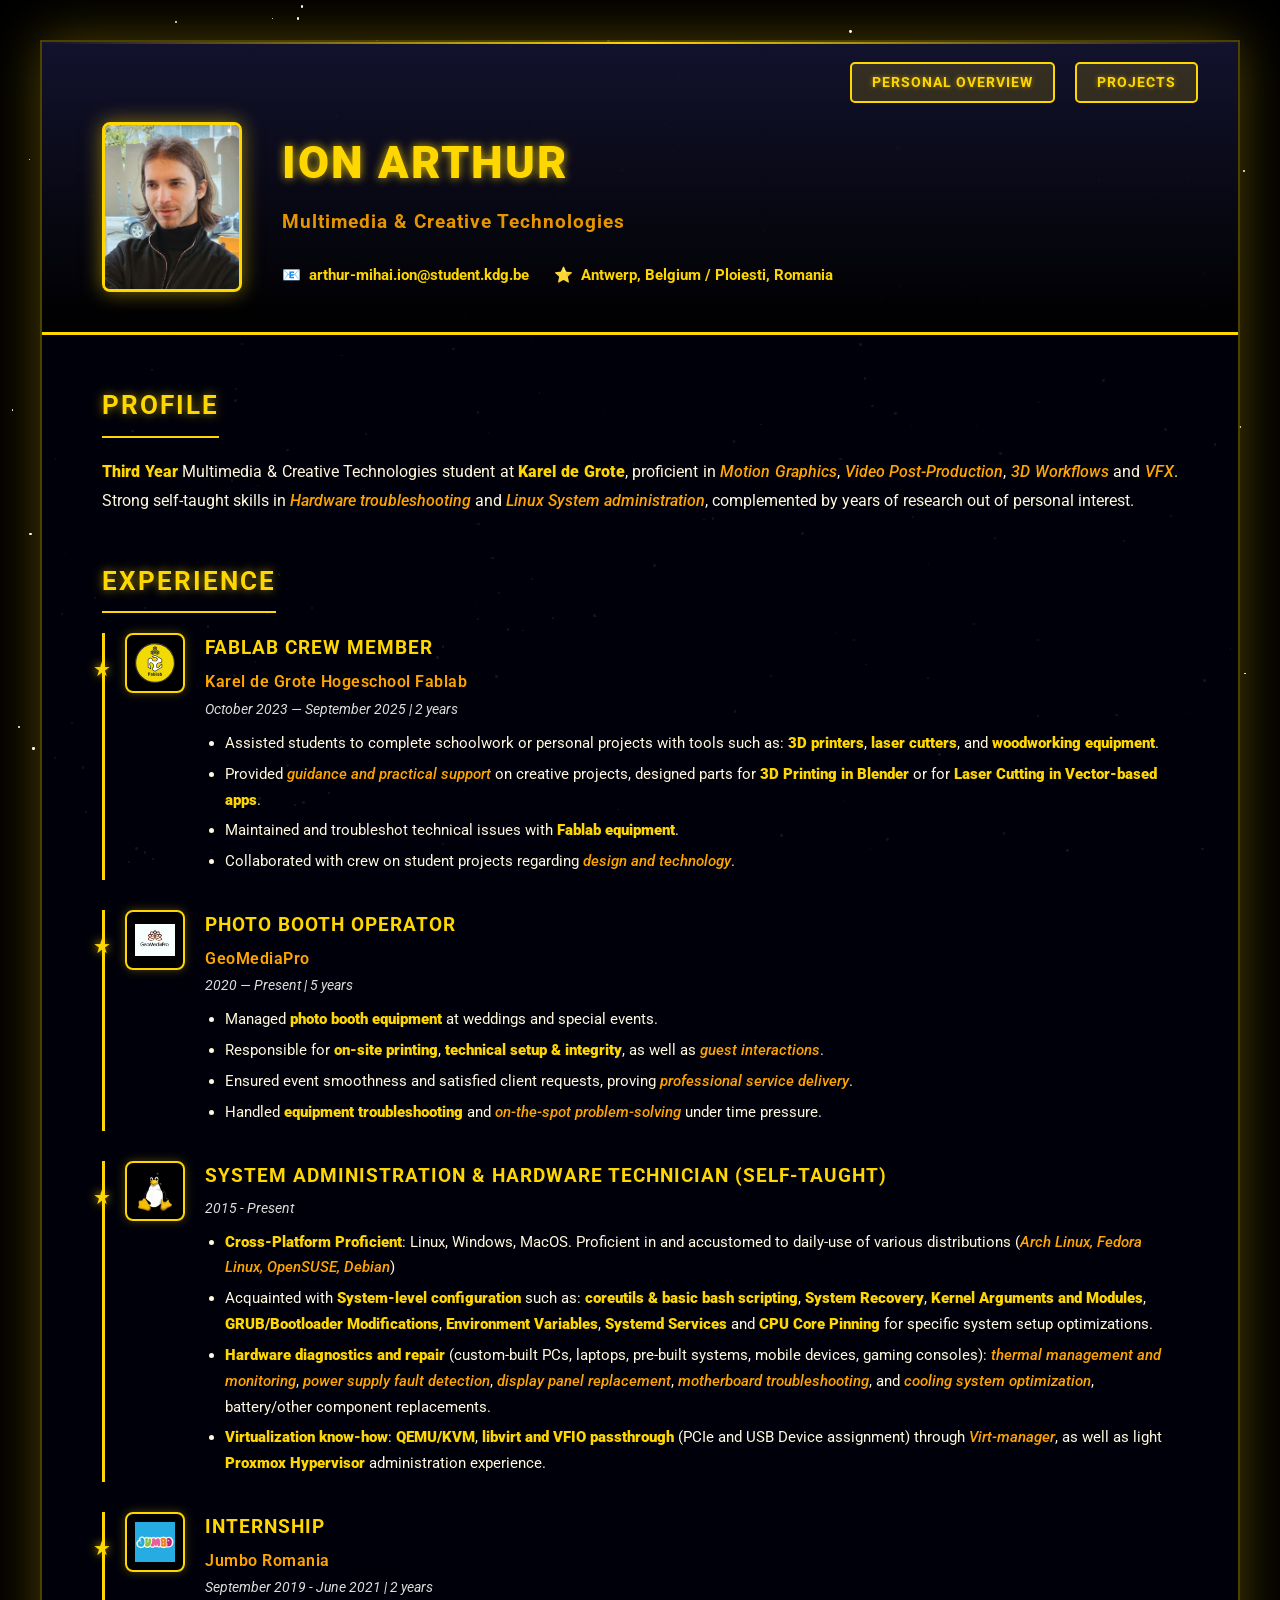
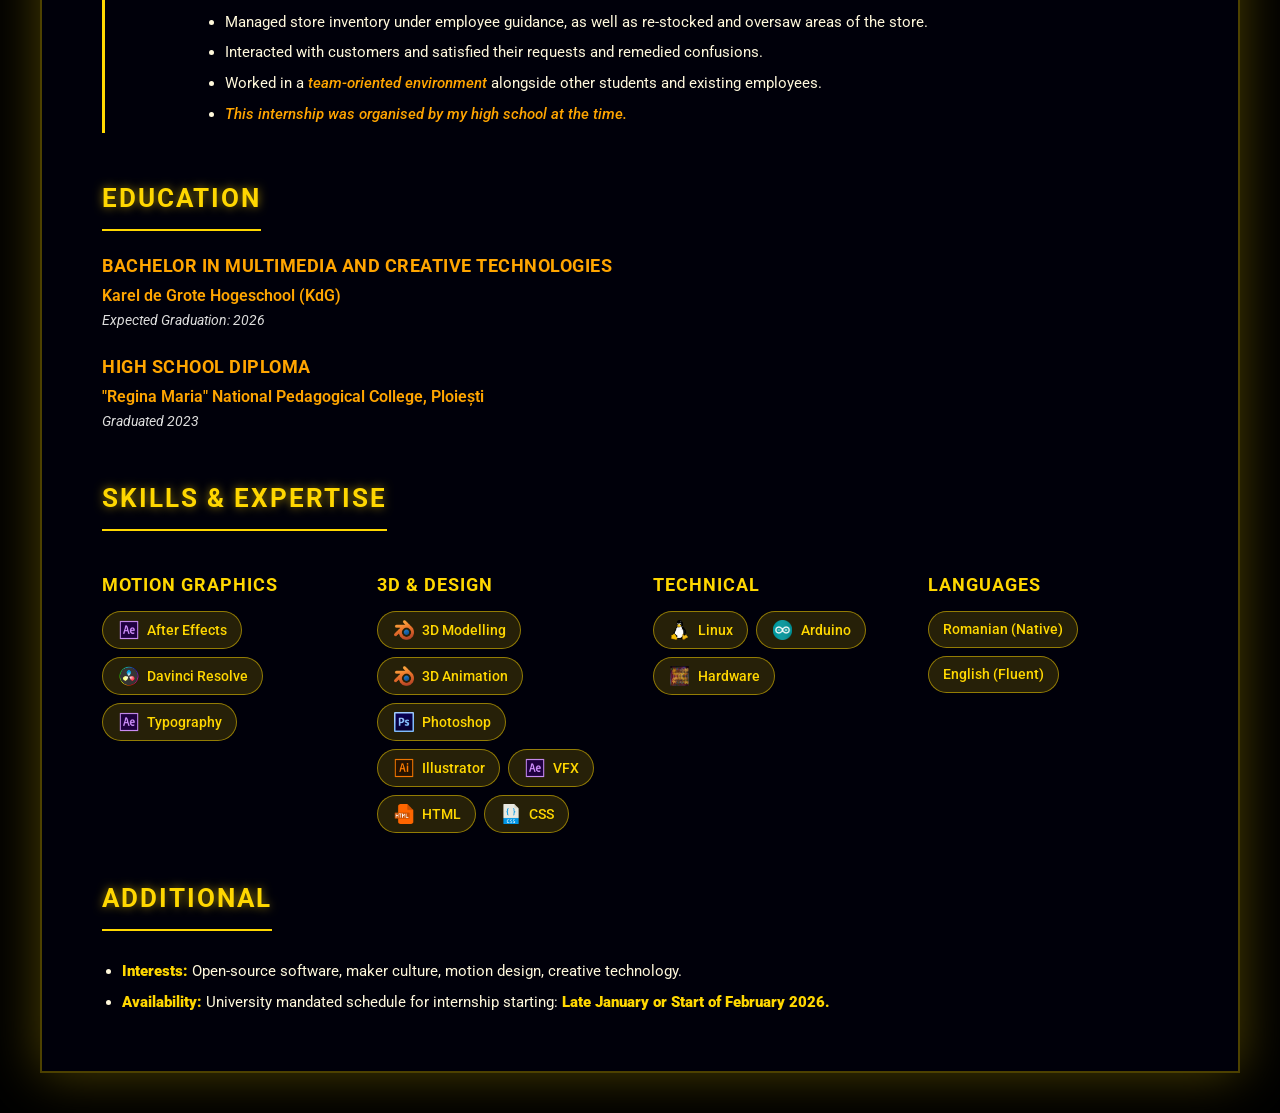
<file: index.html>
<!DOCTYPE html>
<html lang="en">
<head>
    <meta charset="UTF-8">
    <meta name="viewport" content="width=device-width, initial-scale=1.0">
    <title>Ion Arthur - CV</title>
    
    <!-- Google Fonts -->
    <link rel="preconnect" href="https://fonts.googleapis.com">
    <link rel="preconnect" href="https://fonts.gstatic.com" crossorigin>
    <link href="https://fonts.googleapis.com/css2?family=Roboto:wght@300;400;500;700;900&display=swap" rel="stylesheet">
    
    <style>
        * {
            margin: 0;
            padding: 0;
            box-sizing: border-box;
        }
        
        body {
            font-family: 'Roboto', sans-serif;
            line-height: 1.6;
            color: #FFD700;
            background: #000000;
            padding: 40px 20px;
            position: relative;
            overflow-x: hidden;
        }
        
        .stars {
            position: fixed;
            top: 0;
            left: 0;
            width: 100%;
            height: 100%;
            pointer-events: none;
            z-index: 0;
        }
        
        .star {
            position: absolute;
            width: 2px;
            height: 2px;
            background: white;
            border-radius: 50%;
            animation: twinkle 3s infinite;
        }
        
        @keyframes twinkle {
            0%, 100% { opacity: 0.3; }
            50% { opacity: 1; }
        }
        
        .container {
            max-width: 1200px;
            margin: 0 auto;
            background: rgba(0, 0, 0, 0.85);
            box-shadow: 0 0 50px rgba(255, 215, 0, 0.3);
            border: 2px solid rgba(255, 215, 0, 0.3);
            position: relative;
            z-index: 1;
        }
        
        .header {
            background: linear-gradient(180deg, rgba(20, 20, 50, 0.9) 0%, rgba(0, 0, 0, 0.9) 100%);
            color: #FFD700;
            padding: 50px 60px 40px;
            position: relative;
            border-bottom: 3px solid #FFD700;
        }
        
        .header::before {
            content: '';
            position: absolute;
            top: 0;
            left: 0;
            right: 0;
            height: 2px;
            background: linear-gradient(90deg, transparent, #FFD700, transparent);
        }
        
        .portfolio-nav {
            position: absolute;
            top: 20px;
            right: 40px;
            display: flex;
            gap: 20px;
            z-index: 10;
        }
        
        .portfolio-dropdown {
            position: relative;
        }
        
        .portfolio-btn {
            background: rgba(255, 215, 0, 0.15);
            color: #FFD700;
            padding: 10px 20px;
            border: 2px solid #FFD700;
            border-radius: 5px;
            font-weight: 700;
            font-size: 0.9em;
            text-transform: uppercase;
            letter-spacing: 1px;
            cursor: pointer;
            transition: all 0.3s ease;
            text-shadow: 0 0 5px rgba(255, 215, 0, 0.5);
            font-family: 'Roboto', sans-serif;
        }
        
        .portfolio-btn:hover {
            background: rgba(255, 215, 0, 0.3);
            box-shadow: 0 0 15px rgba(255, 215, 0, 0.6);
            transform: translateY(-2px);
        }
        
        .dropdown-content {
            display: none;
            position: absolute;
            top: 100%;
            right: 0;
            /*margin-top: 10px;*/
            padding-top: 10px;
            background: rgba(0, 0, 20, 0.95);
            border: 2px solid #FFD700;
            border-radius: 5px;
            min-width: 250px;
            box-shadow: 0 0 20px rgba(255, 215, 0, 0.4);
            z-index: 100;
        }
        
        .portfolio-dropdown:hover .dropdown-content {
            display: block;
        }
        
        .dropdown-content a {
            display: block;
            padding: 12px 20px;
            color: #FFD700;
            text-decoration: none;
            border-bottom: 1px solid rgba(255, 215, 0, 0.2);
            transition: all 0.3s ease;
            font-weight: 500;
        }
        
        .dropdown-content a:last-child {
            border-bottom: none;
        }
        
        .dropdown-content a:hover {
            background: rgba(255, 215, 0, 0.2);
            padding-left: 25px;
            color: #FFA500;
        }
        
        .dropdown-content a::before {
            content: '► ';
            opacity: 0;
            transition: opacity 0.3s ease;
        }
        
        .dropdown-content a:hover::before {
            opacity: 1;
        }
        
        .header-main {
            display: flex;
            align-items: center;
            gap: 40px;
            margin-top: 30px;
        }
        
        .profile-photo {
            width: 140px;
            height: 170px;
            border-radius: 8px;
            object-fit: cover;
            border: 3px solid #FFD700;
            box-shadow: 0 0 20px rgba(255, 215, 0, 0.5);
            flex-shrink: 0;
            background: rgba(255, 215, 0, 0.1);
            display: flex;
            align-items: center;
            justify-content: center;
            font-size: 0.8em;
            text-align: center;
            color: #FFD700;
        }
        
        .header-content {
            flex: 1;
        }
        
        h1 {
            font-family: 'Roboto', sans-serif;
            font-size: 2.8em;
            font-weight: 900;
            margin-bottom: 8px;
            letter-spacing: 2px;
            text-transform: uppercase;
            text-shadow: 0 0 10px rgba(255, 215, 0, 0.8);
        }
        
        .tagline {
            font-family: 'Roboto', sans-serif;
            font-size: 1.2em;
            opacity: 0.9;
            font-weight: 700;
            margin-bottom: 25px;
            color: #FFA500;
            letter-spacing: 1px;
        }
        
        .contact-info {
            display: flex;
            flex-wrap: wrap;
            gap: 25px;
            font-size: 0.95em;
            margin-top: 20px;
        }
        
        .contact-item {
            display: flex;
            align-items: center;
            gap: 8px;
            color: #FFD700;
            font-weight: 700;
        }
        
        .content {
            padding: 50px 60px;
            background: rgba(0, 0, 20, 0.5);
        }
        
        .section {
            margin-bottom: 45px;
        }
        
        .section:last-child {
            margin-bottom: 0;
        }
        
        .section-title {
            font-family: 'Roboto', sans-serif;
            font-size: 1.6em;
            color: #FFD700;
            margin-bottom: 20px;
            padding-bottom: 10px;
            border-bottom: 2px solid #FFD700;
            display: inline-block;
            font-weight: 700;
            text-transform: uppercase;
            letter-spacing: 2px;
            text-shadow: 0 0 10px rgba(255, 215, 0, 0.6);
        }
        
        .profile-text {
            color: #FFF8DC;
            line-height: 1.8;
            font-size: 1em;
            text-align: justify;
        }

        .profile-text strong {
            color: #FFD700;
            font-weight: 900 !important;
        }

        .profile-text em {
            color: #FFA500;
            font-style: italic;
            font-weight: 500;
        }
        
        .experience-item {
            margin-bottom: 30px;
            padding-left: 20px;
            border-left: 3px solid #FFD700;
            position: relative;
            display: flex;
            gap: 20px;
            align-items: flex-start;
        }
        
        .company-logo {
            width: 60px;
            height: 60px;
            flex-shrink: 0;
            border-radius: 8px;
            object-fit: contain;
            background: rgba(0, 0, 0, 0.7);
            border: 2px solid #FFD700;
            padding: 8px;
            box-shadow: 0 0 10px rgba(255, 215, 0, 0.3);
        }
        
        .experience-content {
            flex: 1;
        }
        
        .experience-item::before {
            content: '★';
            position: absolute;
            left: -12px;
            top: 20px;
            font-size: 20px;
            color: #FFD700;
            text-shadow: 0 0 10px rgba(255, 215, 0, 0.8);
        }
        
        .experience-item:last-child {
            margin-bottom: 0;
        }
        
        .job-title {
            font-size: 1.2em;
            font-weight: 700;
            color: #FFD700;
            margin-bottom: 5px;
            text-transform: uppercase;
            letter-spacing: 1px;
        }
        
        .company {
            color: #FFA500;
            font-weight: 600;
            margin-bottom: 3px;
            letter-spacing: 0.5px;
        }

        .company a {
            color: #FFA500;
            text-decoration: none;
            transition: color 0.3s ease;
        }

        .company a:hover {
            color: #FFD700;
            text-decoration: underline;
        }
        
        .date {
            color: #DDD;
            font-size: 0.9em;
            margin-bottom: 10px;
            font-style: italic;
        }
        
        .description {
            color: #FFF8DC;
            line-height: 1.7;
            font-size: 0.95em;
        }

        .description strong {
            color: #FFD700;
            font-weight: 900 !important;
        }

        .description em {
            color: #FFA500;
            font-style: italic;
            font-weight: 500;
        }
        
        .description ul {
            margin-top: 8px;
            padding-left: 20px;
        }
        
        .description li {
            margin-bottom: 5px;
        }
        
        .skills-grid {
            display: grid;
            grid-template-columns: repeat(auto-fit, minmax(200px, 1fr));
            gap: 25px;
            margin-top: 20px;
        }
        
        .skill-category h3 {
            color: #FFD700;
            font-size: 1.1em;
            margin-bottom: 12px;
            font-weight: 700;
            text-transform: uppercase;
            letter-spacing: 1px;
        }
        
        .skill-list {
            display: flex;
            flex-wrap: wrap;
            gap: 8px;
        }
        
        .skill-tag {
            background: rgba(255, 215, 0, 0.15);
            color: #FFD700;
            padding: 6px 14px;
            border-radius: 20px;
            font-size: 0.9em;
            border: 1px solid rgba(255, 215, 0, 0.5);
            font-weight: 500;
            display: flex;
            align-items: center;
            gap: 6px;
            transition: all 0.3s ease;
        }
        
        .skill-tag:hover {
            background: rgba(255, 215, 0, 0.25);
            box-shadow: 0 0 10px rgba(255, 215, 0, 0.4);
        }
        
        .skill-icon {
            width: 24px;
            height: 24px;
            object-fit: contain;
            border-radius: 3px;
            padding: 2px;
        }
        
        .skill-icon[src=""],
        .skill-icon:not([src]) {
            display: inline-block;
            background: rgba(255, 215, 0, 0.2);
        }
        
        .education-item {
            margin-bottom: 20px;
        }
        
        .degree {
            font-size: 1.15em;
            font-weight: 700;
            color: #FFD700;
            text-transform: uppercase;
            letter-spacing: 0.5px;
        }

        .degree a {
            color: #FFA500;
            text-decoration: none;
            transition: color 0.3s ease;
        }

        .degree a:hover {
            color: #FFD700;
            text-decoration: underline;
        }
        
        .institution {
            color: #FFA500;
            font-weight: 600;
            margin-top: 3px;
        }
        
        @media print {
            body {
                background: black;
                padding: 0;
            }
            
            .stars {
                display: none;
            }
            
            .container {
                box-shadow: none;
                max-width: 100%;
            }
            
            .header {
                padding: 30px 40px 25px;
            }
            
            .content {
                padding: 30px 40px;
            }
            
            .section {
                margin-bottom: 30px;
            }
            
            .portfolio-nav {
                display: none;
            }
        }
        
        @media (max-width: 768px) {
            .header, .content {
                padding: 30px 30px;
            }
            
            .portfolio-nav {
                position: static;
                flex-direction: column;
                margin-bottom: 20px;
                width: 100%;
                gap: 10px;
            }
            
            .portfolio-dropdown {
                width: 100%;
            }
            
            .portfolio-btn {
                width: 100%;
            }
            
            .dropdown-content {
                position: static;
                display: none;
                margin-top: 5px;
                width: 100%;
            }
            
            .portfolio-dropdown.active .dropdown-content {
                display: block;
            }
            
            .header-main {
                flex-direction: column;
                text-align: center;
            }
            
            .profile-photo {
                width: 120px;
                height: 150px;
            }
            
            h1 {
                font-size: 2em;
            }
            
            .contact-info {
                flex-direction: column;
                gap: 12px;
            }
        }
            #backToTopBtn {
            /* Start hidden */
            visibility: hidden;
            opacity: 0;
            
            /* Position & Sizing */
            position: fixed;
            bottom: 20px;
            left: 50%;
            transform: translateX(-50%);
            z-index: 99; 
            padding: 10px 15px; /* Keep this */
            
            /* Style */
            background-color: #000; /* Solid black background */
            border: 1px solid rgba(255, 215, 0, 0.5); /* Your 'skill-tag' border */
            border-radius: 20px; /* Matched to .skill-tag */
            cursor: pointer;
            overflow: hidden; /* CRITICAL: This traps the stars inside the button */

            /* Transition */
            transition: opacity 0.3s ease, visibility 0.3s ease, 
                        background-color 0.2s ease, box-shadow 0.2s ease;
            }

            /* Container for the stars inside the button */
            #backToTopBtn .button-starfield {
            position: absolute;
            top: 0;
            left: 0;
            width: 100%;
            height: 100%;
            z-index: 1; /* Sits below the arrow */
            }

            /* The arrow text */
            #backToTopBtn .button-arrow {
            position: relative; /* Sits on top of the starfield */
            z-index: 2;
            color: #FFD700; /* Your 'strong' yellow color */
            font-size: 18px;
            font-weight: 700;
            
            /* Prevents the arrow from being selected if you click-drag */
            user-select: none;
            }

            /* This class is ADDED BY JAVASCRIPT */
            #backToTopBtn.show {
            visibility: visible;
            opacity: 1; 
            }

            #backToTopBtn:hover {
            background-color: #111; /* Slightly lighter black on hover */
            box-shadow: 0 0 10px rgba(255, 215, 0, 0.4); /* Your 'skill-tag:hover' shadow */
            }

            /* NOTE: Your *existing* .star and @keyframes twinkle CSS 
            will automatically apply to the stars we add with JS.
            No new keyframes are needed.
            */
    </style>
</head>
<body>
    <div class="stars" id="starfield"></div>
    
    <script>
        const starfield = document.getElementById('starfield');
        const numStars = 200;
        
        for (let i = 0; i < numStars; i++) {
            const star = document.createElement('div');
            star.className = 'star';
            star.style.left = Math.random() * 100 + '%';
            star.style.top = Math.random() * 100 + '%';
            star.style.animationDelay = Math.random() * 3 + 's';
            star.style.animationDuration = (Math.random() * 3 + 2) + 's';
            
            const size = Math.random() * 2 + 1;
            star.style.width = size + 'px';
            star.style.height = size + 'px';
            
            starfield.appendChild(star);
        }
        
        // Mobile dropdown toggle
        document.addEventListener('DOMContentLoaded', function() {
            const dropdowns = document.querySelectorAll('.portfolio-dropdown');
            dropdowns.forEach(dropdown => {
                const btn = dropdown.querySelector('.portfolio-btn');
                btn.addEventListener('click', function(e) {
                    e.stopPropagation();
                    dropdown.classList.toggle('active');
                });
            });
            
            document.addEventListener('click', function() {
                dropdowns.forEach(dropdown => {
                    dropdown.classList.remove('active');
                });
            });
        });
    </script>
    
    <div class="container">
        <div class="header">
            <div class="portfolio-nav">
                <div class="portfolio-dropdown">
                    <button class="portfolio-btn" onclick="window.location.href='personal.html'">Personal Overview</button>
                </div>
                
                <div class="portfolio-dropdown">
                    <button class="portfolio-btn">Projects</button>
                    <div class="dropdown-content">
                        <a href="virtualization.html">Virtualization</a>
                        <a href="vfx_project.html">Visual Effects</a>
                        <a href="graphics_project.html">Motion Graphics</a>
                        <a href="arduino_project.html">Arduino-Powered</a>
                        <a href="AV_project.html">AV Post-Production</a>
                    </div>
                </div>
            </div>
            
            <div class="header-main">
                <img src="assets/icons/profilepic.jpg" alt="Arthur" class="profile-photo"
                     onerror="this.style.display='none'; this.nextElementSibling.style.display='flex'">
                <div class="profile-photo" style="display: none;">
                    Profile Photo<br>Here
                </div>
                
                <div class="header-content">
                    <h1>Ion Arthur</h1>
                    <div class="tagline">Multimedia & Creative Technologies</div>
                    <div class="contact-info">
                        <div class="contact-item">
                            <span>📧</span>
                            <span>arthur-mihai.ion@student.kdg.be</span>
                        </div>
                        <div class="contact-item">
                            <span>⭐</span>
                            <span>Antwerp, Belgium / Ploiesti, Romania</span>
                        </div>
                    </div>
                </div>
            </div>
        </div>
        
        <div class="content">
            <div class="section">
                <h2 class="section-title">Profile</h2>
                <p class="profile-text">
          <strong>Third Year</strong> Multimedia & Creative Technologies student at <strong>Karel de Grote</strong>, proficient in <em>Motion Graphics</em>, <em>Video Post-Production</em>, <em>3D Workflows</em> and <em>VFX</em>. Strong self-taught skills in <em>Hardware troubleshooting</em> and <em>Linux System administration</em>, complemented by years of research out of personal interest.
                </p>
            </div>
            
            <div class="section">
                <h2 class="section-title">Experience</h2>
                
                <div class="experience-item">
                    <img src="assets/icons/fablab_logo.svg" alt="KdG Fablab" class="company-logo"
                         onerror="this.style.opacity='0.3'; this.alt='🏢'">
                    <div class="experience-content">
                        <div class="job-title">Fablab Crew Member</div>
                        <div class="company"><a href="https://fablabkdg.be/">Karel de Grote Hogeschool Fablab</a></div>
                        <div class="date">October 2023 — September 2025 | 2 years</div>
                        <div class="description">
                            <ul>
                                <li>Assisted students to complete schoolwork or personal projects with tools such as: <strong>3D printers</strong>, <strong>laser cutters</strong>, and <strong>woodworking equipment</strong>.</li>
                                <li>Provided <em>guidance and practical support</em> on creative projects, designed parts for <strong>3D Printing in Blender</strong> or for <strong>Laser Cutting in Vector-based apps</strong>.</li>
                                <li>Maintained and troubleshot technical issues with <strong>Fablab equipment</strong>.</li>
                                <li>Collaborated with crew on student projects regarding <em>design and technology</em>.</li>
                            </ul>
                        </div>
                    </div>
                </div>
                
                <div class="experience-item">
                    <img src="assets/icons/geomediapro.jpg" alt="Event Company" class="company-logo"
                         onerror="this.style.opacity='0.3'; this.alt='📸'">
                    <div class="experience-content">
                        <div class="job-title">Photo Booth Operator</div>
                        <div class="company"><a href="https://www.youtube.com/@geosmediaploiesti">GeoMediaPro</a></div>
                        <div class="date">2020 — Present | 5 years</div>
                        <div class="description">
                            <ul>
                                <li>Managed <strong>photo booth equipment</strong> at weddings and special events.</li>
                                <li>Responsible for <strong>on-site printing</strong>, <strong>technical setup & integrity</strong>, as well as <em>guest interactions</em>.</li>
                                <li>Ensured event smoothness and satisfied client requests, proving <em>professional service delivery</em>.</li>
                                <li>Handled <strong>equipment troubleshooting</strong> and <em>on-the-spot problem-solving</em> under time pressure.</li>
                            </ul>
                        </div>
                    </div>
                </div>
                
                <div class="experience-item">
                    <img src="assets/icons/linux.png" alt="Company" class="company-logo"
                         onerror="this.style.opacity='0.3'; this.alt='💼'">
                    <div class="experience-content">
                        <div class="job-title">System Administration & Hardware Technician (Self-Taught)</div>
                        <div class="date">2015 - Present</div>
                        <div class="description">
                            <ul>
                                <li><strong>Cross-Platform Proficient</strong>: Linux, Windows, MacOS. Proficient in and accustomed to daily-use of various distributions (<em>Arch Linux, Fedora Linux, OpenSUSE, Debian</em>)</li>
                                <li>Acquainted with <strong>System-level configuration</strong> such as: <strong>coreutils & basic bash scripting</strong>, <strong>System Recovery</strong>, <strong>Kernel Arguments and Modules</strong>, <strong>GRUB/Bootloader Modifications</strong>, <strong>Environment Variables</strong>, <strong>Systemd Services</strong> and <strong>CPU Core Pinning</strong> for specific system setup optimizations.</li>
                                <li><strong>Hardware diagnostics and repair</strong> (custom-built PCs, laptops, pre-built systems, mobile devices, gaming consoles): <em>thermal management and monitoring</em>, <em>power supply fault detection</em>, <em>display panel replacement</em>, <em>motherboard troubleshooting</em>, and <em>cooling system optimization</em>, battery/other component replacements.</li>
                                <li><strong>Virtualization know-how</strong>: <strong>QEMU/KVM</strong>, <strong>libvirt and VFIO passthrough</strong> (PCIe and USB Device assignment) through <em>Virt-manager</em>, as well as light <strong>Proxmox Hypervisor</strong> administration experience.</li>
                            </ul>
                        </div>
                    </div>
                </div>

                <div class="experience-item">
                    <img src="assets/icons/jumbo.jpeg" alt="Company" class="company-logo"
                         onerror="this.style.opacity='0.3'; this.alt='💼'">
                    <div class="experience-content">
                        <div class="job-title">Internship</div>
                        <div class="company"><a href="https://www.e-jumbo.ro/ro/">Jumbo Romania</a></div>
                        <div class="date">September 2019 - June 2021 | 2 years</div>
                        <div class="description">
                            <ul>
                                <li>Managed store inventory under employee guidance, as well as re-stocked and oversaw areas of the store.</li>
                                <li>Interacted with customers and satisfied their requests and remedied confusions.</li>
                                <li>Worked in a <em>team-oriented environment</em> alongside other students and existing employees.</li>
                                <li><em>This internship was organised by my high school at the time.</em></li>
                            </ul>
                        </div>
                    </div>
                </div>
            </div>
            
            <div class="section">
                <h2 class="section-title">Education</h2>
                
                <div class="education-item">
                    <div class="degree"><a href="https://www.kdg.be/en/bachelor-multimedia-creative-technologies">Bachelor in Multimedia and Creative Technologies</a></div>
                    <div class="institution">Karel de Grote Hogeschool (KdG)</div>
                    <div class="date">Expected Graduation: 2026</div>
                </div>
                
                <div class="education-item">
                    <div class="degree"><a href="https://teamevolution.ro/">High School Diploma</a></div>
                    <div class="institution">"Regina Maria" National Pedagogical College, Ploiești</div>
                    <div class="date">Graduated 2023</div>
                </div>
            </div>
            
            <div class="section">
                <h2 class="section-title">Skills & Expertise</h2>
                <div class="skills-grid">
                    <div class="skill-category">
                        <h3>Motion Graphics</h3>
                        <div class="skill-list">
                            <span class="skill-tag">
                                <img src="assets/icons/ae.png" class="skill-icon" alt="AE">
                                After Effects
                            </span>
                            <span class="skill-tag">
                                <img src="assets/icons/davinci.png" class="skill-icon" alt="PR">
                                Davinci Resolve
                            </span>
                            <span class="skill-tag">
                            <img src="assets/icons/ae.png" class="skill-icon" alt="Typography">
                            Typography</span>
                        </div>
                    </div>
                    
                    <div class="skill-category">
                        <h3>3D & Design</h3>
                        <div class="skill-list">
                            <span class="skill-tag">
                                <img src="assets/icons/blender.png" class="skill-icon" alt="Blender">
                                3D Modelling
                            </span>
                            <span class="skill-tag">
                                <img src="assets/icons/blender.png" class="skill-icon" alt="Blender">
                                3D Animation
                            </span>
                            <span class="skill-tag">
                                <img src="assets/icons/ps.png" class="skill-icon" alt="PS">
                                Photoshop
                            </span>
                            <span class="skill-tag">
                                <img src="assets/icons/ai.png" class="skill-icon" alt="AI">
                                Illustrator
                            </span>
                            <span class="skill-tag">
                                <img src="assets/icons/ae.png" class="skill-icon" alt="VFX">
                                VFX
                            </span>
                            <span class="skill-tag">
                                <img src="assets/icons/webcoding.png" class="skill-icon" alt="HTML">
                                HTML
                            </span>
                            <span class="skill-tag">
                                <img src="assets/icons/css.png" class="skill-icon" alt="CSS">
                                CSS
                            </span>
                        </div>
                    </div>
                    
                    <div class="skill-category">
                        <h3>Technical</h3>
                        <div class="skill-list">
                            <span class="skill-tag">
                                <img src="assets/icons/linux.png" class="skill-icon" alt="Linux">
                                Linux
                            </span>
                            <span class="skill-tag">
                                <img src="assets/icons/arduino.png" class="skill-icon" alt="Arduino">
                                Arduino
                            </span>
                            <span class="skill-tag">
                                <img src="assets/icons/cpu.jpeg" class="skill-icon" alt="Hardware">
                                Hardware
                            </span>
                        </div>
                    </div>
                    
                    <div class="skill-category">
                        <h3>Languages</h3>
                        <div class="skill-list">
                            <span class="skill-tag">Romanian (Native)</span>
                            <span class="skill-tag">English (Fluent)</span>
                        </div>
                    </div>
                </div>
            </div>
            
            <div class="section">
                <h2 class="section-title">Additional</h2>
                <div class="description">
                    <ul>
                        <li><strong>Interests:</strong> Open-source software, maker culture, motion design, creative technology.</li>
                        <li><strong>Availability:</strong> University mandated schedule for internship starting: <strong>Late January or Start of February 2026.</strong></li>
                    </ul>
                </div>
            </div>
        </div>
    </div>
                        <button id="backToTopBtn" title="Go to top">
                        <div class="button-starfield"></div>
                        <span class="button-arrow">&uarr;</span>
                        </button>
<script>
    // --- Back To Top SCROLL logic ---
    let backToTopBtn = document.getElementById("backToTopBtn");

    // Safety check to make sure the button exists
    if (backToTopBtn) {
        // When the user scrolls, run the scrollFunction
        window.onscroll = function() {
            scrollFunction();
        };

        // This function adds/removes the .show class
        function scrollFunction() {
            let scrollPosition = document.documentElement.scrollTop || document.body.scrollTop;
            if (scrollPosition > 100) {
                backToTopBtn.classList.add("show");
            } else {
                backToTopBtn.classList.remove("show");
            }
        }

        // This handles the click to scroll up
        backToTopBtn.onclick = function() {
            window.scrollTo({
                top: 0,
                behavior: "smooth"
            });
        }
    }

    // --- Create stars INSIDE the button ---
    const buttonStarfield = document.querySelector("#backToTopBtn .button-starfield");

    // Safety check to make sure the star container exists
    if (buttonStarfield) {
        const numButtonStars = 15; // Fewer stars for the small button
        
        for (let i = 0; i < numButtonStars; i++) {
            const star = document.createElement('div');
            star.className = 'star'; // Re-uses your existing .star CSS!
            
            star.style.left = Math.random() * 100 + '%';
            star.style.top = Math.random() * 100 + '%';
            
            star.style.animationDelay = Math.random() * 2 + 's'; 
            star.style.animationDuration = (Math.random() * 2 + 1) + 's';
            
            const size = Math.random() * 1.5 + 0.5; 
            star.style.width = size + 'px';
            star.style.height = size + 'px';
            
            buttonStarfield.appendChild(star);
        }
    }
</script>
</body>
</html>
</file>
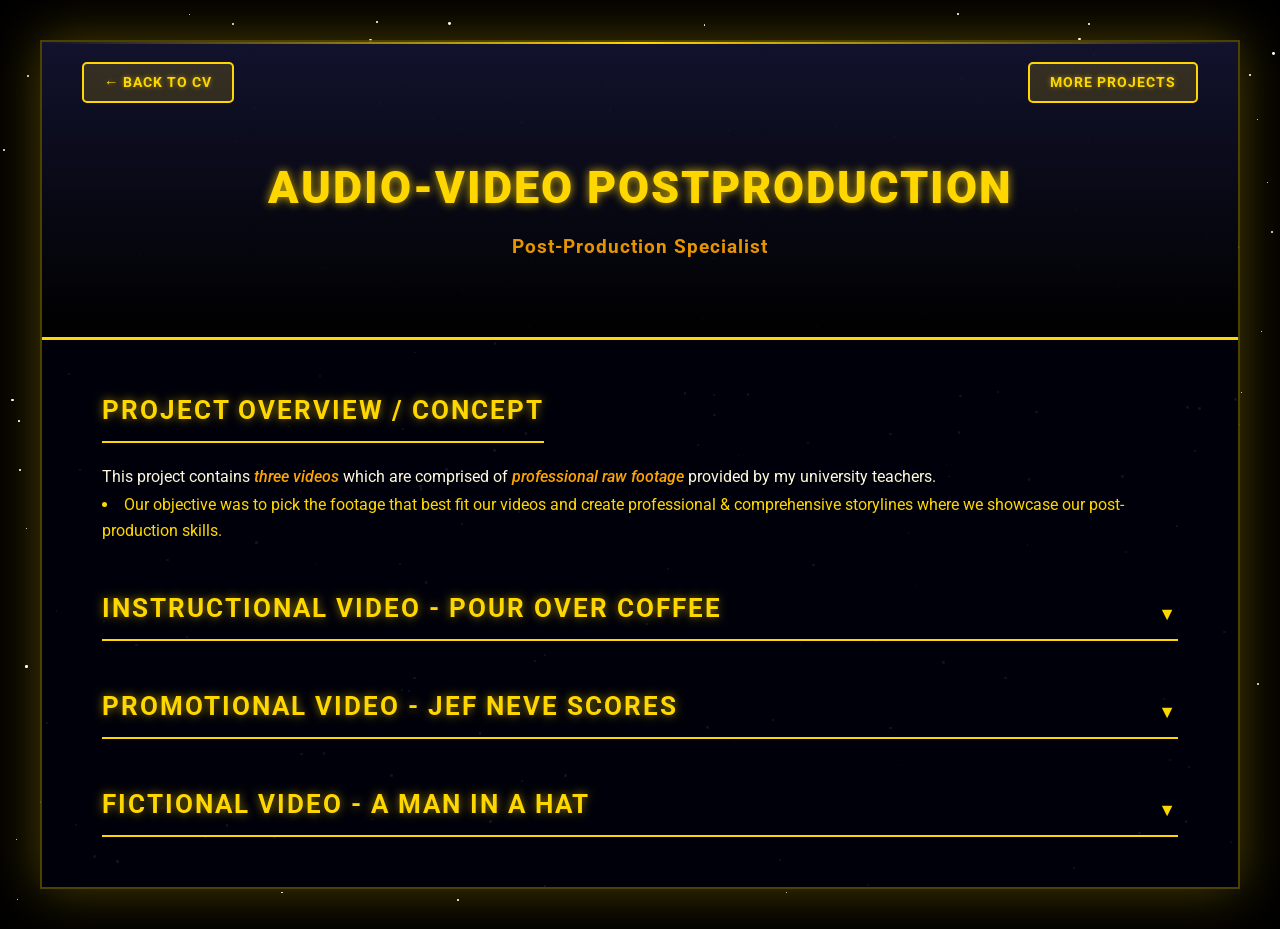
<file: AV_project.html>
<!DOCTYPE html>
<html lang="en">
<head>
    <meta charset="UTF-8">
    <meta name="viewport" content="width=device-width, initial-scale=1.0">
    <title>Ion Arthur - Audio-Video Postproduction</title>
    
    <link rel="preconnect" href="https://fonts.googleapis.com">
    <link rel="preconnect" href="https://fonts.gstatic.com" crossorigin>
    <link href="https://fonts.googleapis.com/css2?family=Roboto:wght@300;400;500;700;900&display=swap" rel="stylesheet">
    <link rel="stylesheet" href="css/style.css">
</head>
<body>
    <div class="stars" id="starfield"></div>
    
    <script>
        const starfield = document.getElementById('starfield');
        const numStars = 200;
        
        for (let i = 0; i < numStars; i++) {
            const star = document.createElement('div');
            star.className = 'star';
            star.style.left = Math.random() * 100 + '%';
            star.style.top = Math.random() * 100 + '%';
            star.style.animationDelay = Math.random() * 3 + 's';
            star.style.animationDuration = (Math.random() * 3 + 2) + 's';
            
            const size = Math.random() * 2 + 1;
            star.style.width = size + 'px';
            star.style.height = size + 'px';
            
            starfield.appendChild(star);
        }
        
        // Mobile dropdown toggle
        document.addEventListener('DOMContentLoaded', function() {
            const dropdowns = document.querySelectorAll('.portfolio-dropdown');
            dropdowns.forEach(dropdown => {
                const btn = dropdown.querySelector('.portfolio-btn');
                btn.addEventListener('click', function(e) {
                    e.stopPropagation();
                    dropdown.classList.toggle('active');
                });
            });
            
            document.addEventListener('click', function() {
                dropdowns.forEach(dropdown => {
                    dropdown.classList.remove('active');
                });
            });
            
            // --- ACCORDION JAVASCRIPT ---
            document.querySelectorAll('.accordion-title').forEach(title => {
                title.addEventListener('click', function() {
                    const content = this.nextElementSibling;
                    
                    this.classList.toggle('active');
                    
                    if (content.style.maxHeight && content.style.maxHeight !== '0px') {
                        // Collapse the section
                        content.style.maxHeight = '0px';
                    } else {
                        // Close all other open sections
                         document.querySelectorAll('.collapsible-content').forEach(otherContent => {
                            if (otherContent !== content && otherContent.style.maxHeight !== '0px') {
                                otherContent.style.maxHeight = '0px';
                                otherContent.previousElementSibling.classList.remove('active');
                            }
                        });

                        // Expand the current section (set to scrollHeight + buffer)
                        content.style.maxHeight = content.scrollHeight + 40 + "px"; 
                    } 
                });
            });
            // --- END ACCORDION JAVASCRIPT ---

        });
    </script>
    
    <div class="container">
        <div class="header">
            <div class="portfolio-nav">
                <div class="portfolio-dropdown">
                    <a href="index.html" style="text-decoration: none;">
                        <button class="portfolio-btn">
                            ← Back to CV
                        </button>
                    </a>
                </div>
                
                <div class="portfolio-dropdown left-aligned-nav">
                    <button class="portfolio-btn">More Projects</button>
                    <div class="dropdown-content" style="padding-top: 10px;"> 
                        <a href="personal.html">Personal Portfolio</a>
                        <a href="virtualization.html">Virtualization</a>
                        <a href="vfx_project.html">Visual Effects</a>
                        <a href="graphics_project.html">Motion Graphics</a>
                        <a href="arduino_project.html">Arduino-Powered</a>
                    </div>
                </div>
            </div>
            
            <div class="header-main">
                <div class="header-content" style="text-align: center;">
                    <h1>Audio-Video Postproduction</h1>
                    <div class="tagline">Post-Production Specialist</div>
                </div>
            </div>
        </div>
        
        <div class="content">
            
            <div class="section">
                <h2 class="section-title">Project Overview / Concept</h2>
                <p class="profile-text">
                    This project contains <em>three videos</em> which are comprised of <em>professional raw footage</em> provided by my university teachers.</p>
                    <p class="profile-text"><li>Our objective was to pick the footage that best fit our videos and create professional & comprehensive storylines where we showcase our post-production skills.</li>
                </p>
            </div>
            
            <div class="section project-group">
                <h2 class="section-title accordion-title">Instructional video - Pour over Coffee</h2>
                
                <div class="collapsible-content">
                    <div class="sub-section">
                        <h3 class="sub-section-title">Visual Showcase</h3>
                        <div style="margin: 20px 0;">
                            <iframe width="100%" height="450" 
                                src="https://www.youtube.com/embed/Kc3ZizNGIBE" 
                                frameborder="0" 
                                allow="accelerometer; autoplay; clipboard-write; encrypted-media; gyroscope; picture-in-picture"
                                allowfullscreen 
                                style="border: 2px solid #FFD700; border-radius: 5px;">
                            </iframe>
                        </div>
                        <div style="text-align: center; color: #FFA500; font-style: italic;">
                            *Final render, 1080p 25fps, aspect ratio 16:9.*
                        </div>
                    </div>

                    <div class="sub-section">
                        <h3 class="sub-section-title">Objective</h3>
                        <div class="description">
                            <p><strong>"Create a <em>motivational, instructional video</em> on how to make a tasty pour over coffee."</strong></p>
                        </div>
                    </div>

                    <div class="sub-section">
                        <h3 class="sub-section-title">Technical Breakdown / Stack</h3>
                        <div class="description">
                            <ul>
                                <li><strong>Post-Production: </strong> Davinci Resolve</li>
                            </ul>
                        </div>
                    </div>
                    
                    <div class="sub-section">
                        <h3 class="sub-section-title">Lessons Learned</h3>
                        <div class="description">
                                <p>Being the first part of my project. I chose to work with <em>Davinci Resolve.</em> I chose to do so in order to <em>broaden my skill set</em> and knowledge in post-production software. I have learned how to effectively <em>color grade, vignette, audio mix</em> and manage the timeline using Davinci's UI.</p>
                                
                                <p>One important lesson I have learned is to keep on-screen text within the <em>title-safe areas,</em> as it may get cut off on different screens or playback platforms, as well as to be more careful with <em>text colors and contrast.</em></p>
                        </div>
                    </div>
                </div>
            </div>
            
            <div class="section project-group">
                <h2 class="section-title accordion-title">Promotional Video - Jef Neve Scores</h2>
                
                <div class="collapsible-content">
                    <div class="sub-section">
                        <h3 class="sub-section-title">Visual Showcase</h3>
                        <div style="margin: 20px 0;">
                            <iframe width="100%" height="450" 
                            src="https://www.youtube.com/embed/FA8_P2mvqdQ" 
                            frameborder="0" 
                            allow="accelerometer; autoplay; clipboard-write; encrypted-media; gyroscope; picture-in-picture"
                            allowfullscreen 
                            style="border: 2px solid #FFD700; border-radius: 5px;">
                            </iframe>
                        </div>
                        <div style="text-align: center; color: #FFA500; font-style: italic;">
                            *Final render, 1080p at 25fps, aspect ratio 16:9.*
                        </div>
                    </div>
                    
                    <div class="sub-section">
                        <h3 class="sub-section-title">Objective</h3>
                        <div class="description">
                            <p><strong>"Create a promotional video for 3 piano books 'Start 2 Play', composed by Belgian pianist and composer Jef Neve. <em>The result should be recruiting.</em>"</strong></p>
                        </div>
                    </div>

                    <div class="sub-section">
                        <h3 class="sub-section-title">Technical Breakdown / Stack</h3>
                        <div class="description">
                            <ul>
                                <li><strong>Post-Production: </strong> Final Cut Pro</li>
                            </ul>
                        </div>
                    </div>
                    
                    <div class="sub-section">
                        <h3 class="sub-section-title">Lessons Learned</h3>
                        <div class="description">
                            <p>I continued expanding my horizons by switching to <em>Final Cut Pro</em> for my second project. My aim was to create <em>dynamic and rhythmic musical cutting</em> between the <em>multicamera shots,</em> the audio and the voiceover.</p>
  
                            <p>I <em>synchronized the camera angles</em> of the composition in a <em>multicamera source sequence,</em> <em>audio mixed</em> the voiceover and background music, <em>color graded</em> and matched graphics with the voiceover.</p>
                            
                            <p>This project has taught me to <em>better manage multicamera sequences</em> and pay close attention to the <em>relevancy and timing of cuts</em> in relation to the music and voiceover.</p>
                        </div>
                    </div>
                </div>
            </div>
            
            <div class="section project-group">
                <h2 class="section-title accordion-title">Fictional video - A man in a hat</h2>
                
                <div class="collapsible-content">
                    <div class="sub-section">
                        <h3 class="sub-section-title">Visual Showcase</h3>
                        <div style="margin: 20px 0;">
                            <iframe width="100%" height="450" 
                            src="https://www.youtube.com/embed/pIBX4lEYV7w" 
                            frameborder="0" 
                            allow="accelerometer; autoplay; clipboard-write; encrypted-media; gyroscope; picture-in-picture"
                            allowfullscreen 
                            style="border: 2px solid #FFD700; border-radius: 5px;">
                            </iframe>
                        </div>
                        <div style="text-align: center; color: #FFA500; font-style: italic;">
                            *Final render, 1080p at 25fps, aspect ratio 16:9.*
                        </div>
                    </div>

                    <div class="sub-section">
                        <h3 class="sub-section-title">Objective</h3>
                        <div class="description">
                            <p><strong>"Create a narrative that <em>fits the mood and atmosphere of the footage.</em> Choose music and sound design that <em>enhance your story and the noir feel.</em>
                                Think about tension, pacing, and mood. <em>Play with rhythm, intensity, and contrast.</em>
                                You may use colour, black & white, or a mix — whatever serves your interpretation best."</strong></p>
                        </div>
                    </div>
                    
                    <div class="sub-section">
                        <h3 class="sub-section-title">Technical Breakdown / Stack</h3>
                        <div class="description">
                            <ul>
                                <li><strong>Post-Production: </strong> Adobe Premiere Pro</li>
                            </ul>
                        </div>
                    </div>
                    
                    <div class="sub-section">
                        <h3 class="sub-section-title">Lessons Learned</h3>
                        <div class="description">
                            <p>For my final video, I decided to return to <em>Adobe Premiere Pro,</em> as I was already familiar with this software. My aim for this project was to create a <em>mysterious noir film scene</em> that effectively conveyed <em>tension and atmosphere</em> through careful <em>score-to-shot pacing</em> and <em>color grading.</em></p>
                            
                            
                            <p>This project has taught me the <em>importance of pacing and ambience</em> in storytelling through video. I've felt firsthand how much of a difference the right music and color grading can make in setting the <em>tone and mood</em> of a scene.</p>
                        </div>
                    </div>
                </div>
            </div>
            
        </div>
    </div>
                                <button id="backToTopBtn" title="Go to top">
                        <div class="button-starfield"></div>
                        <span class="button-arrow">&uarr;</span>
                        </button>
<script>
    let backToTopBtn = document.getElementById("backToTopBtn");

    if (backToTopBtn) {
        window.onscroll = function() {
            scrollFunction();
        };

        function scrollFunction() {
            let scrollPosition = document.documentElement.scrollTop || document.body.scrollTop;
            if (scrollPosition > 100) {
                backToTopBtn.classList.add("show");
            } else {
                backToTopBtn.classList.remove("show");
            }
        }

        backToTopBtn.onclick = function() {
            window.scrollTo({
                top: 0,
                behavior: "smooth"
            });
        }
    }

    const buttonStarfield = document.querySelector("#backToTopBtn .button-starfield");

    if (buttonStarfield) {
        const numButtonStars = 15;
        
        for (let i = 0; i < numButtonStars; i++) {
            const star = document.createElement('div');
            star.className = 'star';
            
            star.style.left = Math.random() * 100 + '%';
            star.style.top = Math.random() * 100 + '%';
            
            star.style.animationDelay = Math.random() * 2 + 's'; 
            star.style.animationDuration = (Math.random() * 2 + 1) + 's';
            
            const size = Math.random() * 1.5 + 0.5; 
            star.style.width = size + 'px';
            star.style.height = size + 'px';
            
            buttonStarfield.appendChild(star);
        }
    }
</script>              
</body>
</html>
</file>
<file: css/style.css>
* {
            margin: 0;
            padding: 0;
            box-sizing: border-box;
        }
        
        body {
            font-family: 'Roboto', sans-serif;
            line-height: 1.6;
            color: #FFD700;
            background: #000000;
            padding: 40px 20px;
            position: relative;
            overflow-x: hidden;
        }
        
        .stars {
            position: fixed;
            top: 0;
            left: 0;
            width: 100%;
            height: 100%;
            pointer-events: none;
            z-index: 0;
        }
        
        .star {
            position: absolute;
            width: 2px;
            height: 2px;
            background: white;
            border-radius: 50%;
            animation: twinkle 3s infinite;
        }
        
        @keyframes twinkle {
            0%, 100% { opacity: 0.3; }
            50% { opacity: 1; }
        }
        
        .container {
            max-width: 1200px;
            margin: 0 auto;
            background: rgba(0, 0, 0, 0.85);
            box-shadow: 0 0 50px rgba(255, 215, 0, 0.3);
            border: 2px solid rgba(255, 215, 0, 0.3);
            position: relative;
            z-index: 1;
        }
        
        .header {
            background: linear-gradient(180deg, rgba(20, 20, 50, 0.9) 0%, rgba(0, 0, 0, 0.9) 100%);
            color: #FFD700;
            padding: 50px 60px 50px;
            position: relative;
            border-bottom: 3px solid #FFD700;
        }
        
        .header::before {
            content: '';
            position: absolute;
            top: 0;
            left: 0;
            right: 0;
            height: 2px;
            background: linear-gradient(90deg, transparent, #FFD700, transparent);
        }
        
        .portfolio-nav {
            position: absolute;
            top: 20px;
            left: 40px;
            right: 40px;
            display: flex;
            justify-content: space-between;
            gap: 20px;
            z-index: 10;
        }
        
        .portfolio-dropdown {
            position: relative;
        }
        
        .portfolio-btn {
            background: rgba(255, 215, 0, 0.15);
            color: #FFD700;
            padding: 10px 20px;
            border: 2px solid #FFD700;
            border-radius: 5px;
            font-weight: 700;
            font-size: 0.9em;
            text-transform: uppercase;
            letter-spacing: 1px;
            cursor: pointer;
            transition: all 0.3s ease;
            text-shadow: 0 0 5px rgba(255, 215, 0, 0.5);
            font-family: 'Roboto', sans-serif;
        }
        
        .portfolio-btn:hover {
            background: rgba(255, 215, 0, 0.3);
            box-shadow: 0 0 15px rgba(255, 215, 0, 0.6);
            transform: translateY(-2px);
        }
        
        .dropdown-content {
            display: none;
            position: absolute;
            top: 100%;
            right: 0;
            padding-top: 10px;
            background: rgba(0, 0, 20, 0.95);
            border: 2px solid #FFD700;
            border-radius: 5px;
            min-width: 250px;
            box-shadow: 0 0 20px rgba(255, 215, 0, 0.4);
            z-index: 100;
        }
        
        .portfolio-dropdown:hover .dropdown-content {
            display: block;
        }
        
        .dropdown-content a {
            display: block;
            padding: 12px 20px;
            color: #FFD700;
            text-decoration: none;
            border-bottom: 1px solid rgba(255, 215, 0, 0.2);
            transition: all 0.3s ease;
            font-weight: 500;
        }
        
        .dropdown-content a:last-child {
            border-bottom: none;
        }
        
        .dropdown-content a:hover {
            background: rgba(255, 215, 0, 0.2);
            padding-left: 25px;
            color: #FFA500;
        }
        
        .dropdown-content a::before {
            content: '► ';
            opacity: 0;
            transition: opacity 0.3s ease;
        }
        
        .dropdown-content a:hover::before {
            opacity: 1;
        }
        
        .header-main {
            display: flex;
            align-items: center;
            gap: 40px;
            margin-top: 60px; 
        }
        
        .header-content {
            flex: 1;
        }
        
        h1 {
            font-family: 'Roboto', sans-serif;
            font-size: 2.8em;
            font-weight: 900;
            margin-bottom: 8px;
            letter-spacing: 2px;
            text-transform: uppercase;
            text-shadow: 0 0 10px rgba(255, 215, 0, 0.8);
        }
        
        .tagline {
            font-family: 'Roboto', sans-serif;
            font-size: 1.2em;
            opacity: 0.9;
            font-weight: 700;
            margin-bottom: 25px;
            color: #FFA500;
            letter-spacing: 1px;
        }
        
        .content {
            padding: 50px 60px;
            background: rgba(0, 0, 20, 0.5);
        }
        
        .section {
            margin-bottom: 45px;
        }
        
        .section:last-child {
            margin-bottom: 0;
        }
        
        .section-title {
            font-family: 'Roboto', sans-serif;
            font-size: 1.6em;
            color: #FFD700;
            margin-bottom: 20px;
            padding-bottom: 10px;
            border-bottom: 2px solid #FFD700;
            display: inline-block;
            font-weight: 700;
            text-transform: uppercase;
            letter-spacing: 2px;
            text-shadow: 0 0 10px rgba(255, 215, 0, 0.6);
        }

        .accordion-title {
            cursor: pointer;
            transition: all 0.3s ease;
            position: relative;
            padding-right: 30px; 
            margin-bottom: 0;
            width: 100%;
            display: block;
        }
        
        .accordion-title:hover {
            color: #FFA500;
        }

        .accordion-title::after {
            content: '▼';
            position: absolute;
            right: 0;
            font-size: 0.7em;
            top: 50%;
            transform: translateY(-50%);
            transition: transform 0.3s ease;
            text-shadow: none;
        }

        .accordion-title.active::after {
            content: '▲';
        }

        .collapsible-content {
            max-height: 0;
            overflow: hidden;
            transition: max-height 0.5s ease-in-out;
        }

        .collapsible-content .sub-section:first-child {
            margin-top: 20px;
        }

        .sub-section {
            margin-top: 25px; 
        }
        
        .sub-section-title {
            font-size: 1.2em;
            color: #FFA500;
            margin-bottom: 10px;
            font-weight: 700;
        }
        
        .profile-text {
            color: #FFF8DC;
            line-height: 1.8;
            font-size: 1em;
            text-align: justify;
        }

        .profile-text strong {
            color: #FFD700;
            font-weight: 900 !important;
        }

        .profile-text em {
            color: #FFA500;
            font-style: italic;
            font-weight: 500;
        }
        
        .description {
            color: #FFF8DC;
            line-height: 1.7;
            font-size: 0.95em;
        }

        .description strong {
            color: #FFD700;
            font-weight: 900 !important;
        }

        .description em {
            color: #FFA500;
            font-style: italic;
            font-weight: 500;
        }
        
        .description ul {
            margin-top: 8px;
            padding-left: 20px;
        }
        
        .description li {
            margin-bottom: 5px;
        }
        
        /* IMAGE GALLERY STYLES */
        .gallery-container {
            position: relative;
            width: 100%;
            margin: 20px 0;
            border: 2px solid #FFD700;
            border-radius: 5px;
            overflow: hidden;
            background: rgba(0, 0, 0, 0.5);
        }
        
        .gallery-images {
            position: relative;
            width: 100%;
            height: 450px;
        }
        
        .gallery-image {
            position: absolute;
            top: 0;
            left: 0;
            width: 100%;
            height: 100%;
            object-fit: contain;
            opacity: 0;
            transition: opacity 0.3s ease;
            pointer-events: none;
        }
        
        .gallery-image.active {
            opacity: 1;
            pointer-events: auto;
        }
        
        .placeholder-image {
            position: absolute;
            top: 0;
            left: 0;
        }
        
        /* LIGHTBOX STYLES */
        .lightbox {
            display: none;
            position: fixed;
            top: 0;
            left: 0;
            width: 100%;
            height: 100%;
            background: rgba(0, 0, 0, 0.95);
            z-index: 9999;
            cursor: pointer;
        }
        
        .lightbox.active {
            display: flex;
            align-items: center;
            justify-content: center;
        }
        
        .lightbox-image {
            max-width: 95%;
            max-height: 95%;
            object-fit: contain;
            box-shadow: 0 0 50px rgba(255, 215, 0, 0.5);
            border: 3px solid #FFD700;
        }
        
        .lightbox-close {
            position: absolute;
            top: 20px;
            right: 30px;
            color: #FFD700;
            font-size: 40px;
            font-weight: bold;
            cursor: pointer;
            transition: all 0.3s ease;
            text-shadow: 0 0 10px rgba(255, 215, 0, 0.8);
        }
        
        .lightbox-close:hover {
            color: #FFA500;
            transform: scale(1.2);
        }
        
        .gallery-image {
            cursor: pointer;
        }
        
        .gallery-nav {
            position: absolute;
            top: 50%;
            transform: translateY(-50%);
            width: 100%;
            display: flex;
            justify-content: space-between;
            padding: 0 10px;
            pointer-events: none;
        }
        
        .gallery-btn {
            background: rgba(255, 215, 0, 0.3);
            color: #FFD700;
            border: 2px solid #FFD700;
            width: 45px;
            height: 45px;
            border-radius: 50%;
            cursor: pointer;
            font-size: 1.5em;
            display: flex;
            align-items: center;
            justify-content: center;
            transition: all 0.3s ease;
            pointer-events: all;
            font-weight: 700;
        }
        
        .gallery-btn:hover {
            background: rgba(255, 215, 0, 0.5);
            box-shadow: 0 0 15px rgba(255, 215, 0, 0.6);
            transform: scale(1.1);
        }
        
        .gallery-counter {
            text-align: center;
            padding: 10px;
            background: rgba(0, 0, 0, 0.7);
            color: #FFA500;
            font-size: 0.9em;
        }
        
        .placeholder-image {
            display: flex;
            align-items: center;
            justify-content: center;
            width: 100%;
            height: 100%;
            background: rgba(255, 215, 0, 0.1);
            color: #FFD700;
            font-size: 1.2em;
            text-align: center;
            padding: 20px;
        }
        
        @media (max-width: 768px) {
            .header, .content {
                padding: 30px 30px;
            }
            
            .portfolio-nav {
                position: static;
                flex-direction: column;
                margin-bottom: 20px;
                gap: 10px;
            }
            
            .header-main {
                margin-top: 20px;
            }
            
            h1 {
                font-size: 2em;
            }
            
            .gallery-images {
                height: 300px;
            }
            
            .gallery-btn {
                width: 35px;
                height: 35px;
                font-size: 1.2em;
            }
        }
                    #backToTopBtn {
            visibility: hidden;
            opacity: 0;
            
            position: fixed;
            bottom: 20px;
            left: 50%;
            transform: translateX(-50%);
            z-index: 99; 
            padding: 10px 15px; 
            
            background-color: #000; 
            border: 1px solid rgba(255, 215, 0, 0.5); 
            border-radius: 20px; 
            cursor: pointer;
            overflow: hidden; 

            transition: opacity 0.3s ease, visibility 0.3s ease, 
                        background-color 0.2s ease, box-shadow 0.2s ease;
            }

            #backToTopBtn .button-starfield {
            position: absolute;
            top: 0;
            left: 0;
            width: 100%;
            height: 100%;
            z-index: 1; 
            }

            #backToTopBtn .button-arrow {
            position: relative;
            z-index: 2;
            color: #FFD700; 
            font-size: 18px;
            font-weight: 700;
            
            user-select: none;
            }

            #backToTopBtn.show {
            visibility: visible;
            opacity: 1; 
            }

            #backToTopBtn:hover {
            background-color: #111;
            box-shadow: 0 0 10px rgba(255, 215, 0, 0.4);
            }
</file>
